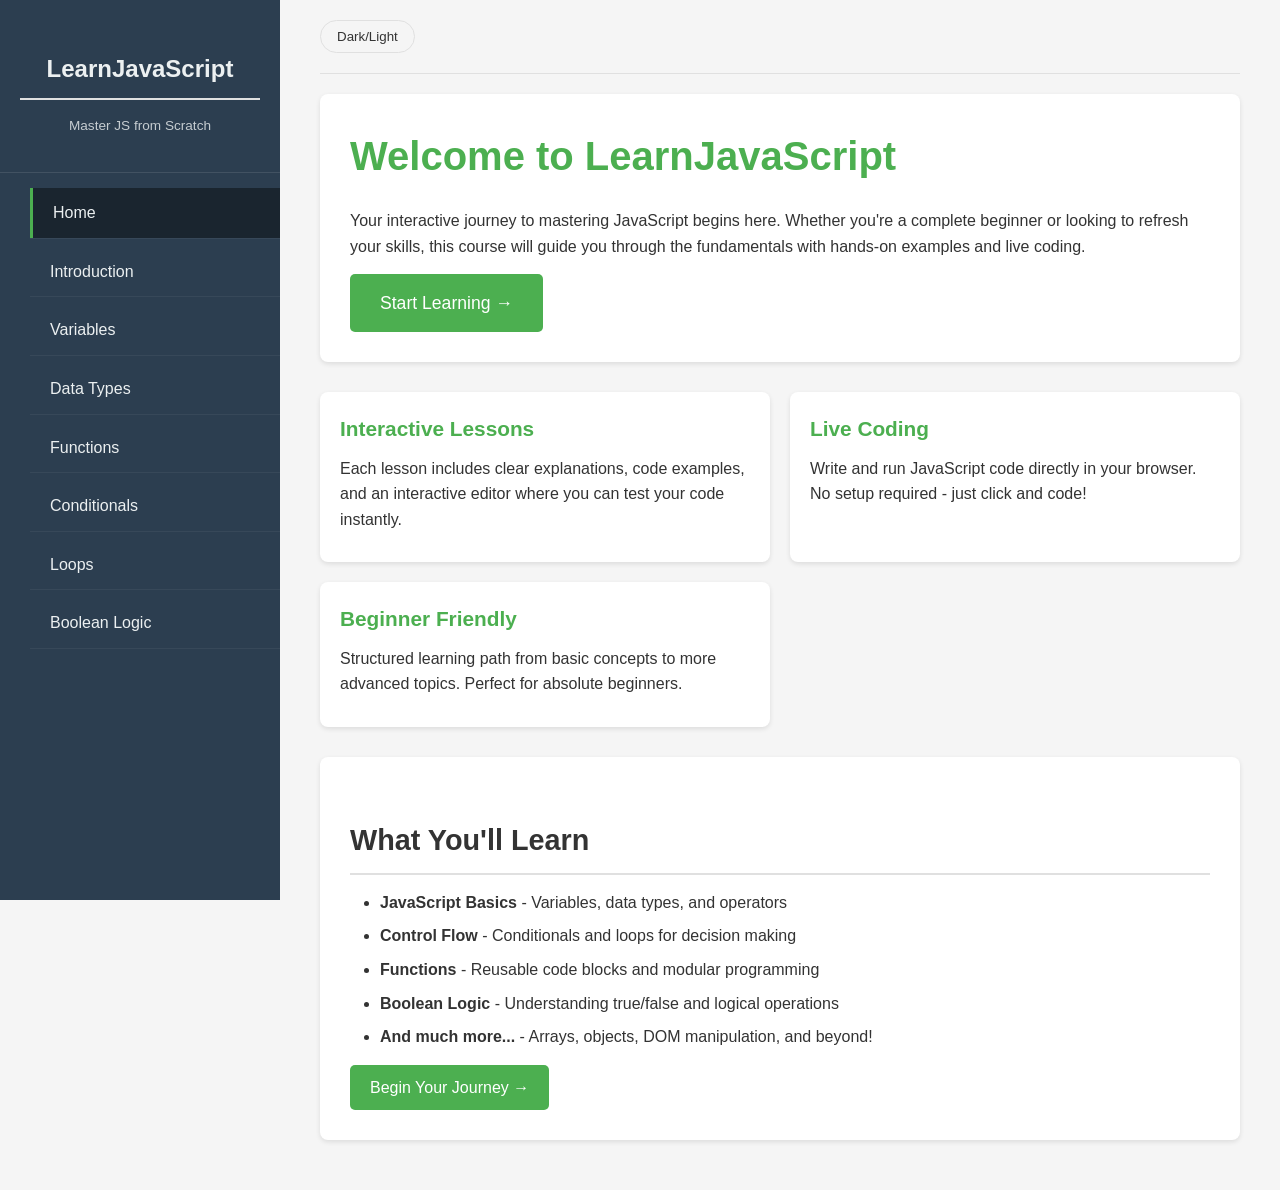
<file: jslearner/Main Menu/index.html>
<!DOCTYPE html>
<html lang="en">
<head>
    <meta charset="UTF-8">
    <meta name="viewport" content="width=device-width, initial-scale=1.0">
    <title>LearnJavaScript - Master JavaScript from Scratch</title>
    <link rel="stylesheet" href="styles.css">
</head>
<body>
    <div class="container">
        <!-- Sidebar Navigation -->
        <aside class="sidebar">
            <div class="sidebar-header">
                <h2>LearnJavaScript</h2>
                <p>Master JS from Scratch</p>
            </div>
            <ul class="nav-links">
                <li><a href="index.html" class="active">Home</a></li>
                <li><a href="intro.html">Introduction</a></li>
                <li><a href="variables.html">Variables</a></li>
                <li><a href="datatypes.html">Data Types</a></li>
                <li><a href="functions.html">Functions</a></li>
                <li><a href="conditionals.html">Conditionals</a></li>
                <li><a href="loops.html">Loops</a></li>
                <li><a href="booleans.html">Boolean Logic</a></li>
            </ul>
        </aside>

        <!-- Main Content -->
        <main class="main-content">
            <div class="top-bar">
                <button class="mobile-menu-btn" id="mobileMenuBtn">☰</button>
                <button class="theme-toggle" id="themeToggle">Dark/Light</button>
            </div>

            <!-- Hero Section -->
            <div class="content-card">
                <h1>Welcome to LearnJavaScript</h1>
                <p>Your interactive journey to mastering JavaScript begins here. Whether you're a complete beginner or looking to refresh your skills, this course will guide you through the fundamentals with hands-on examples and live coding.</p>
                <a href="intro.html" class="btn btn-large">Start Learning →</a>
            </div>

            <!-- Course Highlights -->
            <div class="course-grid">
                <div class="course-card">
                    <h3>Interactive Lessons</h3>
                    <p>Each lesson includes clear explanations, code examples, and an interactive editor where you can test your code instantly.</p>
                </div>
                <div class="course-card">
                    <h3>Live Coding</h3>
                    <p>Write and run JavaScript code directly in your browser. No setup required - just click and code!</p>
                </div>
                <div class="course-card">
                    <h3>Beginner Friendly</h3>
                    <p>Structured learning path from basic concepts to more advanced topics. Perfect for absolute beginners.</p>
                </div>
            </div>

            <!-- Course Outline -->
            <div class="content-card">
                <h2>What You'll Learn</h2>
                <ul>
                    <li><strong>JavaScript Basics</strong> - Variables, data types, and operators</li>
                    <li><strong>Control Flow</strong> - Conditionals and loops for decision making</li>
                    <li><strong>Functions</strong> - Reusable code blocks and modular programming</li>
                    <li><strong>Boolean Logic</strong> - Understanding true/false and logical operations</li>
                    <li><strong>And much more...</strong> - Arrays, objects, DOM manipulation, and beyond!</li>
                </ul>
                <a href="intro.html" class="btn">Begin Your Journey →</a>
            </div>
        </main>
    </div>

    <script src="script.js"></script>
</body>
</html>
</file>
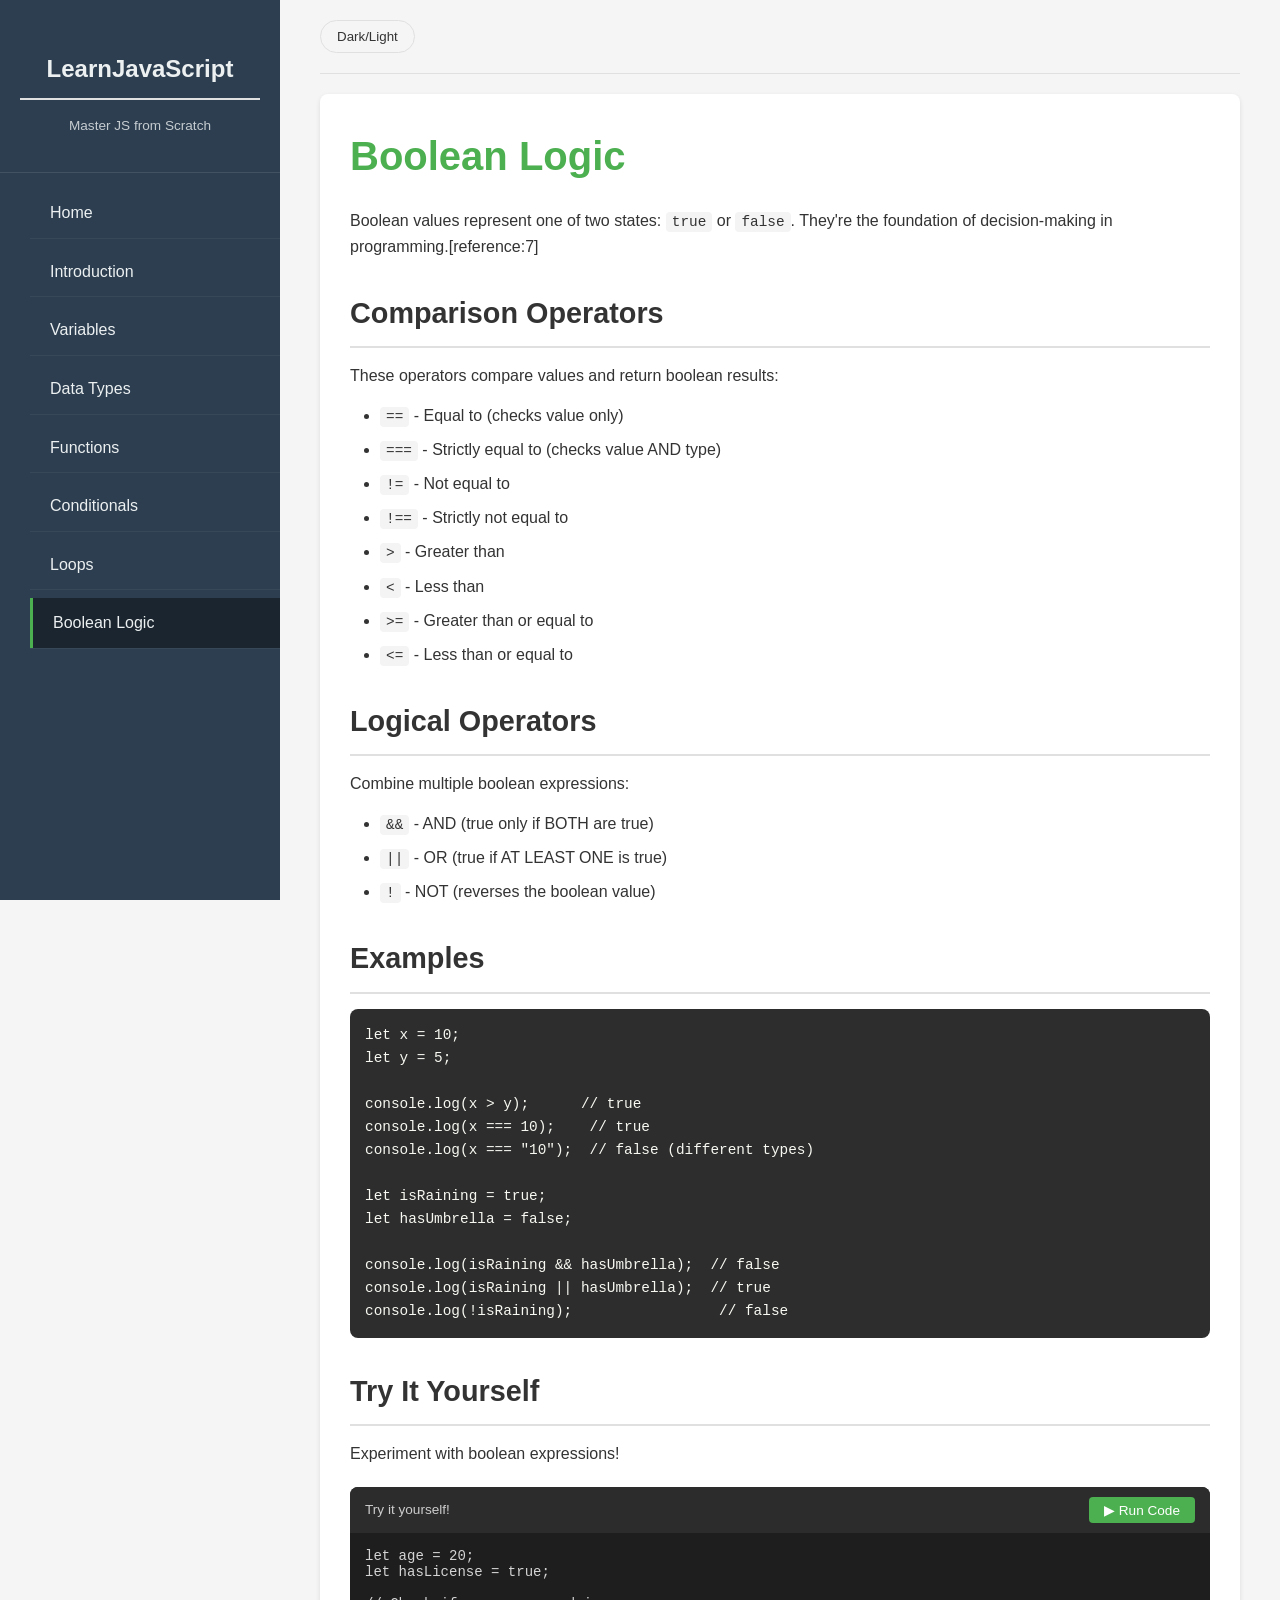
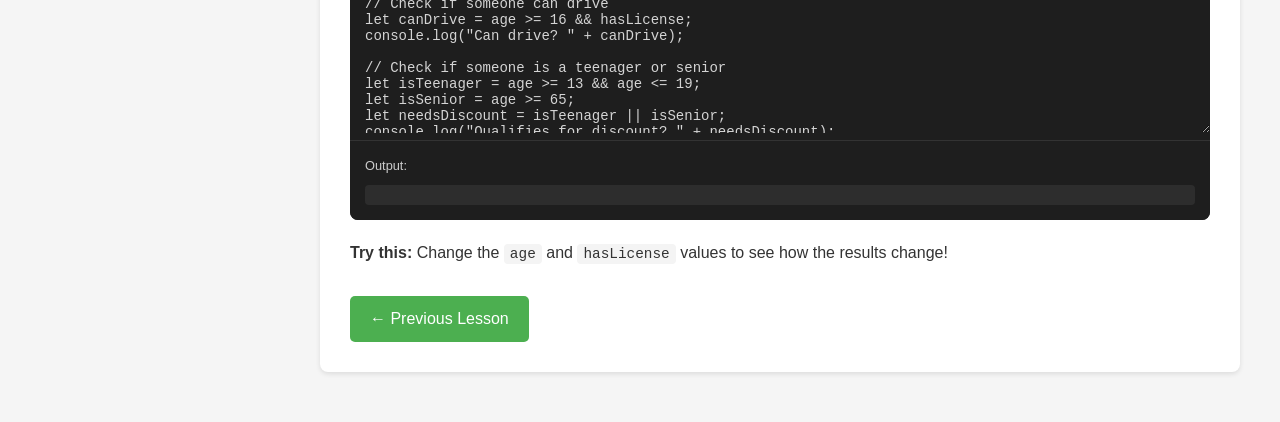
<file: jslearner/Main Menu/booleans.html>
<!DOCTYPE html>
<html lang="en">
<head>
    <meta charset="UTF-8">
    <meta name="viewport" content="width=device-width, initial-scale=1.0">
    <title>Boolean Logic - LearnJavaScript</title>
    <link rel="stylesheet" href="styles.css">
</head>
<body>
    <div class="container">
        <aside class="sidebar">
            <div class="sidebar-header">
                <h2>LearnJavaScript</h2>
                <p>Master JS from Scratch</p>
            </div>
            <ul class="nav-links">
                <li><a href="index.html" class="active">Home</a></li>
                <li><a href="intro.html">Introduction</a></li>
                <li><a href="variables.html">Variables</a></li>
                <li><a href="datatypes.html">Data Types</a></li>
                <li><a href="functions.html">Functions</a></li>
                <li><a href="conditionals.html">Conditionals</a></li>
                <li><a href="loops.html">Loops</a></li>
                <li><a href="booleans.html">Boolean Logic</a></li>
            </ul>
        </aside>

        <main class="main-content">
            <div class="top-bar">
                <button class="mobile-menu-btn" id="mobileMenuBtn">☰</button>
                <button class="theme-toggle" id="themeToggle">Dark/Light</button>
            </div>

            <div class="content-card">
                <h1>Boolean Logic</h1>
                <p>Boolean values represent one of two states: <code class="inline-code">true</code> or <code class="inline-code">false</code>. They're the foundation of decision-making in programming.[reference:7]</p>

                <h2>Comparison Operators</h2>
                <p>These operators compare values and return boolean results:</p>
                <ul>
                    <li><code class="inline-code">==</code> - Equal to (checks value only)</li>
                    <li><code class="inline-code">===</code> - Strictly equal to (checks value AND type)</li>
                    <li><code class="inline-code">!=</code> - Not equal to</li>
                    <li><code class="inline-code">!==</code> - Strictly not equal to</li>
                    <li><code class="inline-code">&gt;</code> - Greater than</li>
                    <li><code class="inline-code">&lt;</code> - Less than</li>
                    <li><code class="inline-code">&gt;=</code> - Greater than or equal to</li>
                    <li><code class="inline-code">&lt;=</code> - Less than or equal to</li>
                </ul>

                <h2>Logical Operators</h2>
                <p>Combine multiple boolean expressions:</p>
                <ul>
                    <li><code class="inline-code">&&</code> - AND (true only if BOTH are true)</li>
                    <li><code class="inline-code">||</code> - OR (true if AT LEAST ONE is true)</li>
                    <li><code class="inline-code">!</code> - NOT (reverses the boolean value)</li>
                </ul>

                <h2>Examples</h2>
                <pre><code>let x = 10;
let y = 5;

console.log(x > y);      // true
console.log(x === 10);    // true
console.log(x === "10");  // false (different types)

let isRaining = true;
let hasUmbrella = false;

console.log(isRaining && hasUmbrella);  // false
console.log(isRaining || hasUmbrella);  // true
console.log(!isRaining);                 // false</code></pre>

                <h2>Try It Yourself</h2>
                <p>Experiment with boolean expressions!</p>

                <div class="editor-container">
                    <div class="editor-header">
                        <span>Try it yourself!</span>
                        <button class="run-btn" onclick="runCode('editor1', 'output1')">▶ Run Code</button>
                    </div>
                    <textarea id="editor1" class="editor-textarea" placeholder="Write JavaScript code here...">let age = 20;
let hasLicense = true;

// Check if someone can drive
let canDrive = age >= 16 && hasLicense;
console.log("Can drive? " + canDrive);

// Check if someone is a teenager or senior
let isTeenager = age >= 13 && age <= 19;
let isSenior = age >= 65;
let needsDiscount = isTeenager || isSenior;
console.log("Qualifies for discount? " + needsDiscount);

// Check if age is NOT between 18 and 65
let isNotWorkingAge = !(age >= 18 && age <= 65);
console.log("Not of working age? " + isNotWorkingAge);</textarea>
                    <div class="output-area">
                        <div class="output-label">Output:</div>
                        <div id="output1" class="output-content"></div>
                    </div>
                </div>

                <p><strong>Try this:</strong> Change the <code class="inline-code">age</code> and <code class="inline-code">hasLicense</code> values to see how the results change!</p>

                <div style="margin-top: 30px;">
                    <a href="loops.html" class="btn">← Previous Lesson</a>
                </div>
            </div>
        </main>
    </div>

    <script src="script.js"></script>
</body>
</html>
</file>
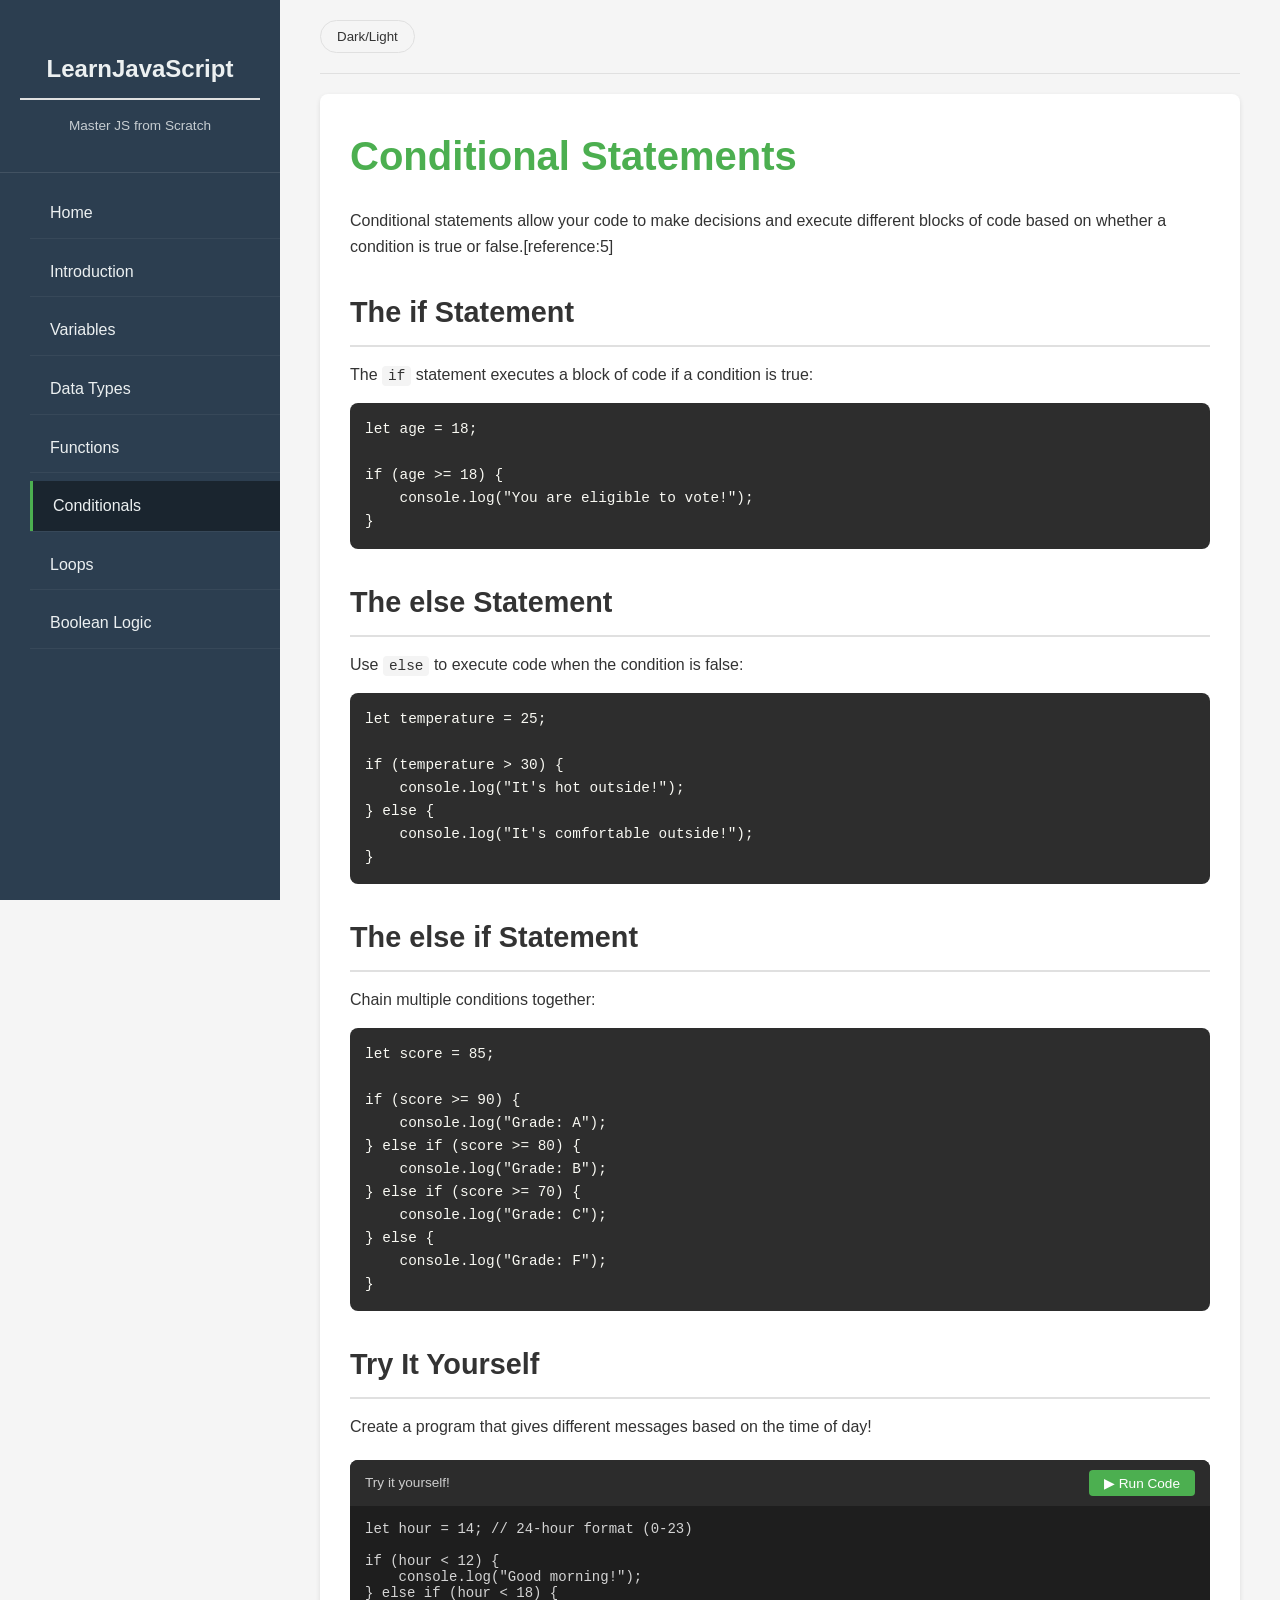
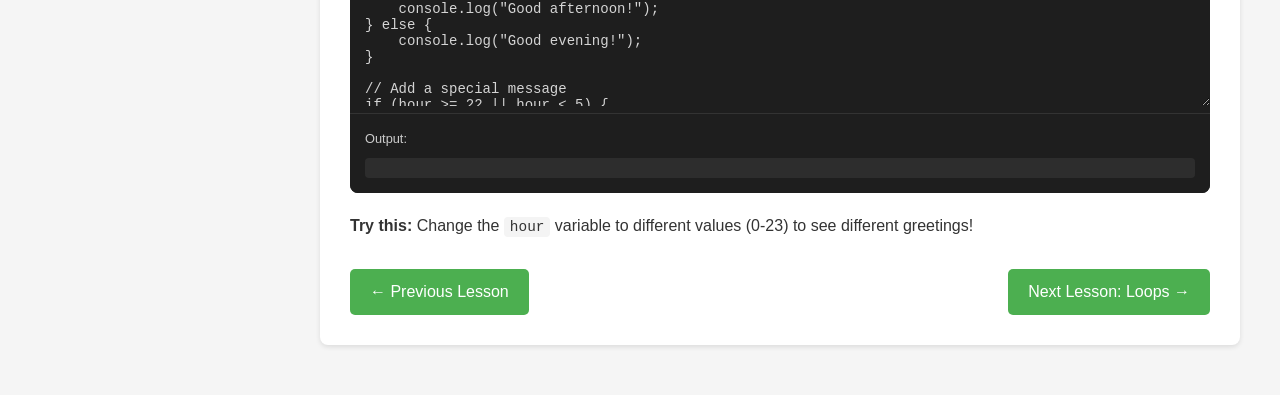
<file: jslearner/Main Menu/conditionals.html>
<!DOCTYPE html>
<html lang="en">
<head>
    <meta charset="UTF-8">
    <meta name="viewport" content="width=device-width, initial-scale=1.0">
    <title>Conditionals - LearnJavaScript</title>
    <link rel="stylesheet" href="styles.css">
</head>
<body>
    <div class="container">
        <aside class="sidebar">
            <div class="sidebar-header">
                <h2>LearnJavaScript</h2>
                <p>Master JS from Scratch</p>
            </div>
            <ul class="nav-links">
                <li><a href="index.html" class="active">Home</a></li>
                <li><a href="intro.html">Introduction</a></li>
                <li><a href="variables.html">Variables</a></li>
                <li><a href="datatypes.html">Data Types</a></li>
                <li><a href="functions.html">Functions</a></li>
                <li><a href="conditionals.html">Conditionals</a></li>
                <li><a href="loops.html">Loops</a></li>
                <li><a href="booleans.html">Boolean Logic</a></li>
            </ul>
        </aside>

        <main class="main-content">
            <div class="top-bar">
                <button class="mobile-menu-btn" id="mobileMenuBtn">☰</button>
                <button class="theme-toggle" id="themeToggle">Dark/Light</button>
            </div>

            <div class="content-card">
                <h1>Conditional Statements</h1>
                <p>Conditional statements allow your code to make decisions and execute different blocks of code based on whether a condition is true or false.[reference:5]</p>

                <h2>The if Statement</h2>
                <p>The <code class="inline-code">if</code> statement executes a block of code if a condition is true:</p>
                <pre><code>let age = 18;

if (age >= 18) {
    console.log("You are eligible to vote!");
}</code></pre>

                <h2>The else Statement</h2>
                <p>Use <code class="inline-code">else</code> to execute code when the condition is false:</p>
                <pre><code>let temperature = 25;

if (temperature > 30) {
    console.log("It's hot outside!");
} else {
    console.log("It's comfortable outside!");
}</code></pre>

                <h2>The else if Statement</h2>
                <p>Chain multiple conditions together:</p>
                <pre><code>let score = 85;

if (score >= 90) {
    console.log("Grade: A");
} else if (score >= 80) {
    console.log("Grade: B");
} else if (score >= 70) {
    console.log("Grade: C");
} else {
    console.log("Grade: F");
}</code></pre>

                <h2>Try It Yourself</h2>
                <p>Create a program that gives different messages based on the time of day!</p>

                <div class="editor-container">
                    <div class="editor-header">
                        <span>Try it yourself!</span>
                        <button class="run-btn" onclick="runCode('editor1', 'output1')">▶ Run Code</button>
                    </div>
                    <textarea id="editor1" class="editor-textarea" placeholder="Write JavaScript code here...">let hour = 14; // 24-hour format (0-23)

if (hour < 12) {
    console.log("Good morning!");
} else if (hour < 18) {
    console.log("Good afternoon!");
} else {
    console.log("Good evening!");
}

// Add a special message
if (hour >= 22 || hour < 5) {
    console.log("You should be sleeping!");
}</textarea>
                    <div class="output-area">
                        <div class="output-label">Output:</div>
                        <div id="output1" class="output-content"></div>
                    </div>
                </div>

                <p><strong>Try this:</strong> Change the <code class="inline-code">hour</code> variable to different values (0-23) to see different greetings!</p>

                <div style="margin-top: 30px; display: flex; justify-content: space-between;">
                    <a href="functions.html" class="btn">← Previous Lesson</a>
                    <a href="loops.html" class="btn">Next Lesson: Loops →</a>
                </div>
            </div>
        </main>
    </div>

    <script src="script.js"></script>
</body>
</html>
</file>
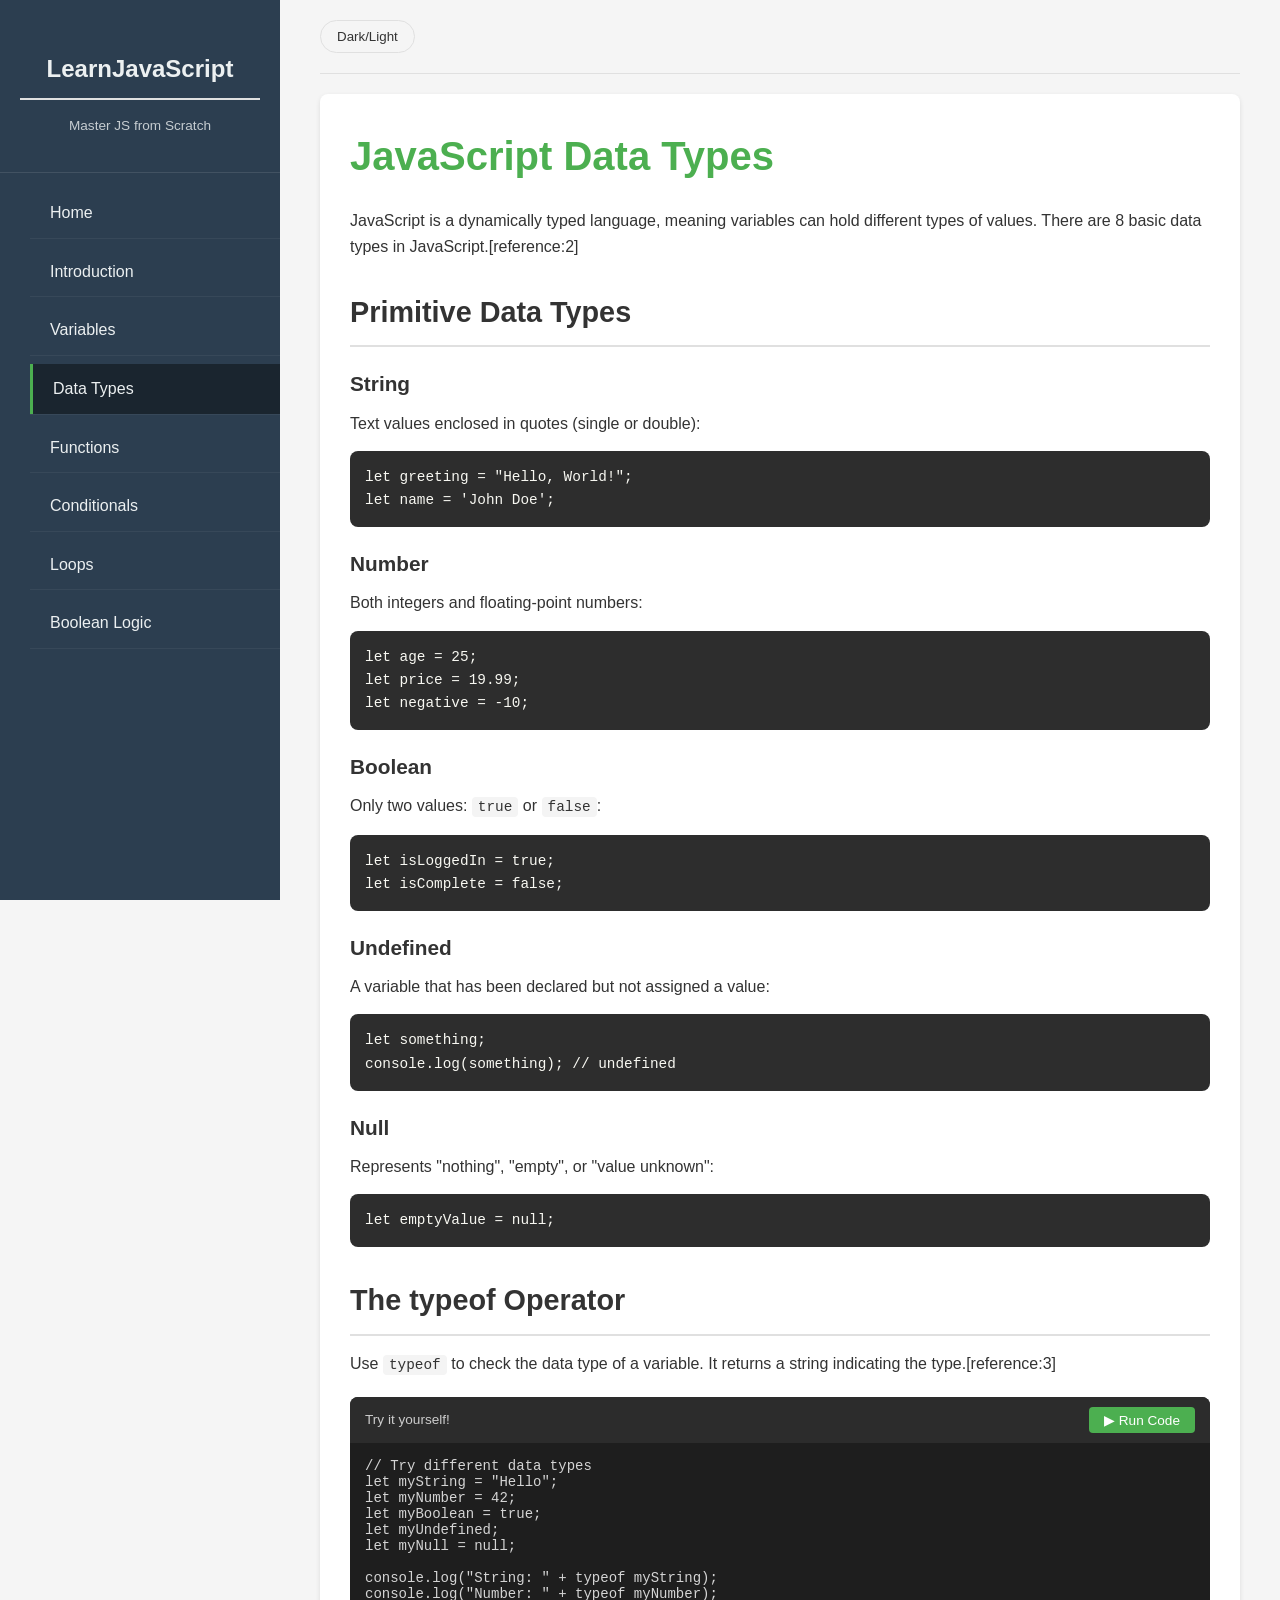
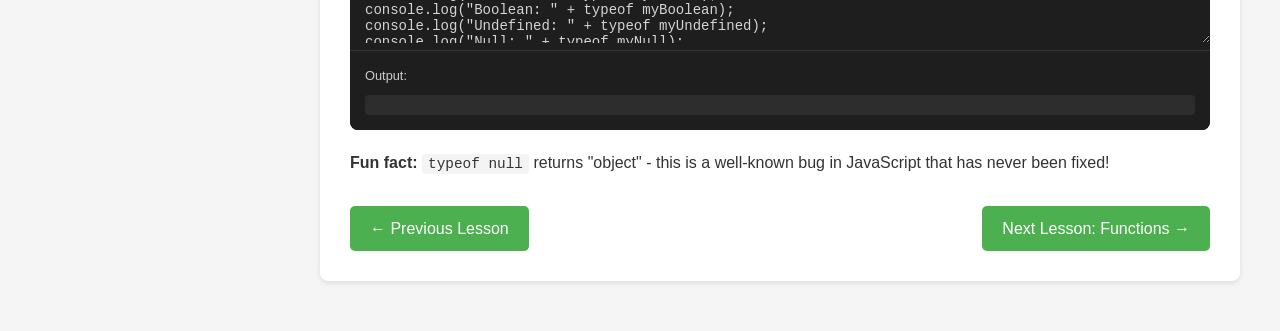
<file: jslearner/Main Menu/datatypes.html>
<!DOCTYPE html>
<html lang="en">
<head>
    <meta charset="UTF-8">
    <meta name="viewport" content="width=device-width, initial-scale=1.0">
    <title>Data Types - LearnJavaScript</title>
    <link rel="stylesheet" href="styles.css">
</head>
<body>
    <div class="container">
        <aside class="sidebar">
            <div class="sidebar-header">
                <h2>LearnJavaScript</h2>
                <p>Master JS from Scratch</p>
            </div>
            <ul class="nav-links">
                <li><a href="index.html" class="active">Home</a></li>
                <li><a href="intro.html">Introduction</a></li>
                <li><a href="variables.html">Variables</a></li>
                <li><a href="datatypes.html">Data Types</a></li>
                <li><a href="functions.html">Functions</a></li>
                <li><a href="conditionals.html">Conditionals</a></li>
                <li><a href="loops.html">Loops</a></li>
                <li><a href="booleans.html">Boolean Logic</a></li>
            </ul>
        </aside>

        <main class="main-content">
            <div class="top-bar">
                <button class="mobile-menu-btn" id="mobileMenuBtn">☰</button>
                <button class="theme-toggle" id="themeToggle">Dark/Light</button>
            </div>

            <div class="content-card">
                <h1>JavaScript Data Types</h1>
                <p>JavaScript is a dynamically typed language, meaning variables can hold different types of values. There are 8 basic data types in JavaScript.[reference:2]</p>

                <h2>Primitive Data Types</h2>

                <h3>String</h3>
                <p>Text values enclosed in quotes (single or double):</p>
                <pre><code>let greeting = "Hello, World!";
let name = 'John Doe';</code></pre>

                <h3>Number</h3>
                <p>Both integers and floating-point numbers:</p>
                <pre><code>let age = 25;
let price = 19.99;
let negative = -10;</code></pre>

                <h3>Boolean</h3>
                <p>Only two values: <code class="inline-code">true</code> or <code class="inline-code">false</code>:</p>
                <pre><code>let isLoggedIn = true;
let isComplete = false;</code></pre>

                <h3>Undefined</h3>
                <p>A variable that has been declared but not assigned a value:</p>
                <pre><code>let something;
console.log(something); // undefined</code></pre>

                <h3>Null</h3>
                <p>Represents "nothing", "empty", or "value unknown":</p>
                <pre><code>let emptyValue = null;</code></pre>

                <h2>The typeof Operator</h2>
                <p>Use <code class="inline-code">typeof</code> to check the data type of a variable. It returns a string indicating the type.[reference:3]</p>

                <div class="editor-container">
                    <div class="editor-header">
                        <span>Try it yourself!</span>
                        <button class="run-btn" onclick="runCode('editor1', 'output1')">▶ Run Code</button>
                    </div>
                    <textarea id="editor1" class="editor-textarea" placeholder="Write JavaScript code here...">// Try different data types
let myString = "Hello";
let myNumber = 42;
let myBoolean = true;
let myUndefined;
let myNull = null;

console.log("String: " + typeof myString);
console.log("Number: " + typeof myNumber);
console.log("Boolean: " + typeof myBoolean);
console.log("Undefined: " + typeof myUndefined);
console.log("Null: " + typeof myNull);</textarea>
                    <div class="output-area">
                        <div class="output-label">Output:</div>
                        <div id="output1" class="output-content"></div>
                    </div>
                </div>

                <p><strong>Fun fact:</strong> <code class="inline-code">typeof null</code> returns "object" - this is a well-known bug in JavaScript that has never been fixed!</p>

                <div style="margin-top: 30px; display: flex; justify-content: space-between;">
                    <a href="variables.html" class="btn">← Previous Lesson</a>
                    <a href="functions.html" class="btn">Next Lesson: Functions →</a>
                </div>
            </div>
        </main>
    </div>

    <script src="script.js"></script>
</body>
</html>
</file>
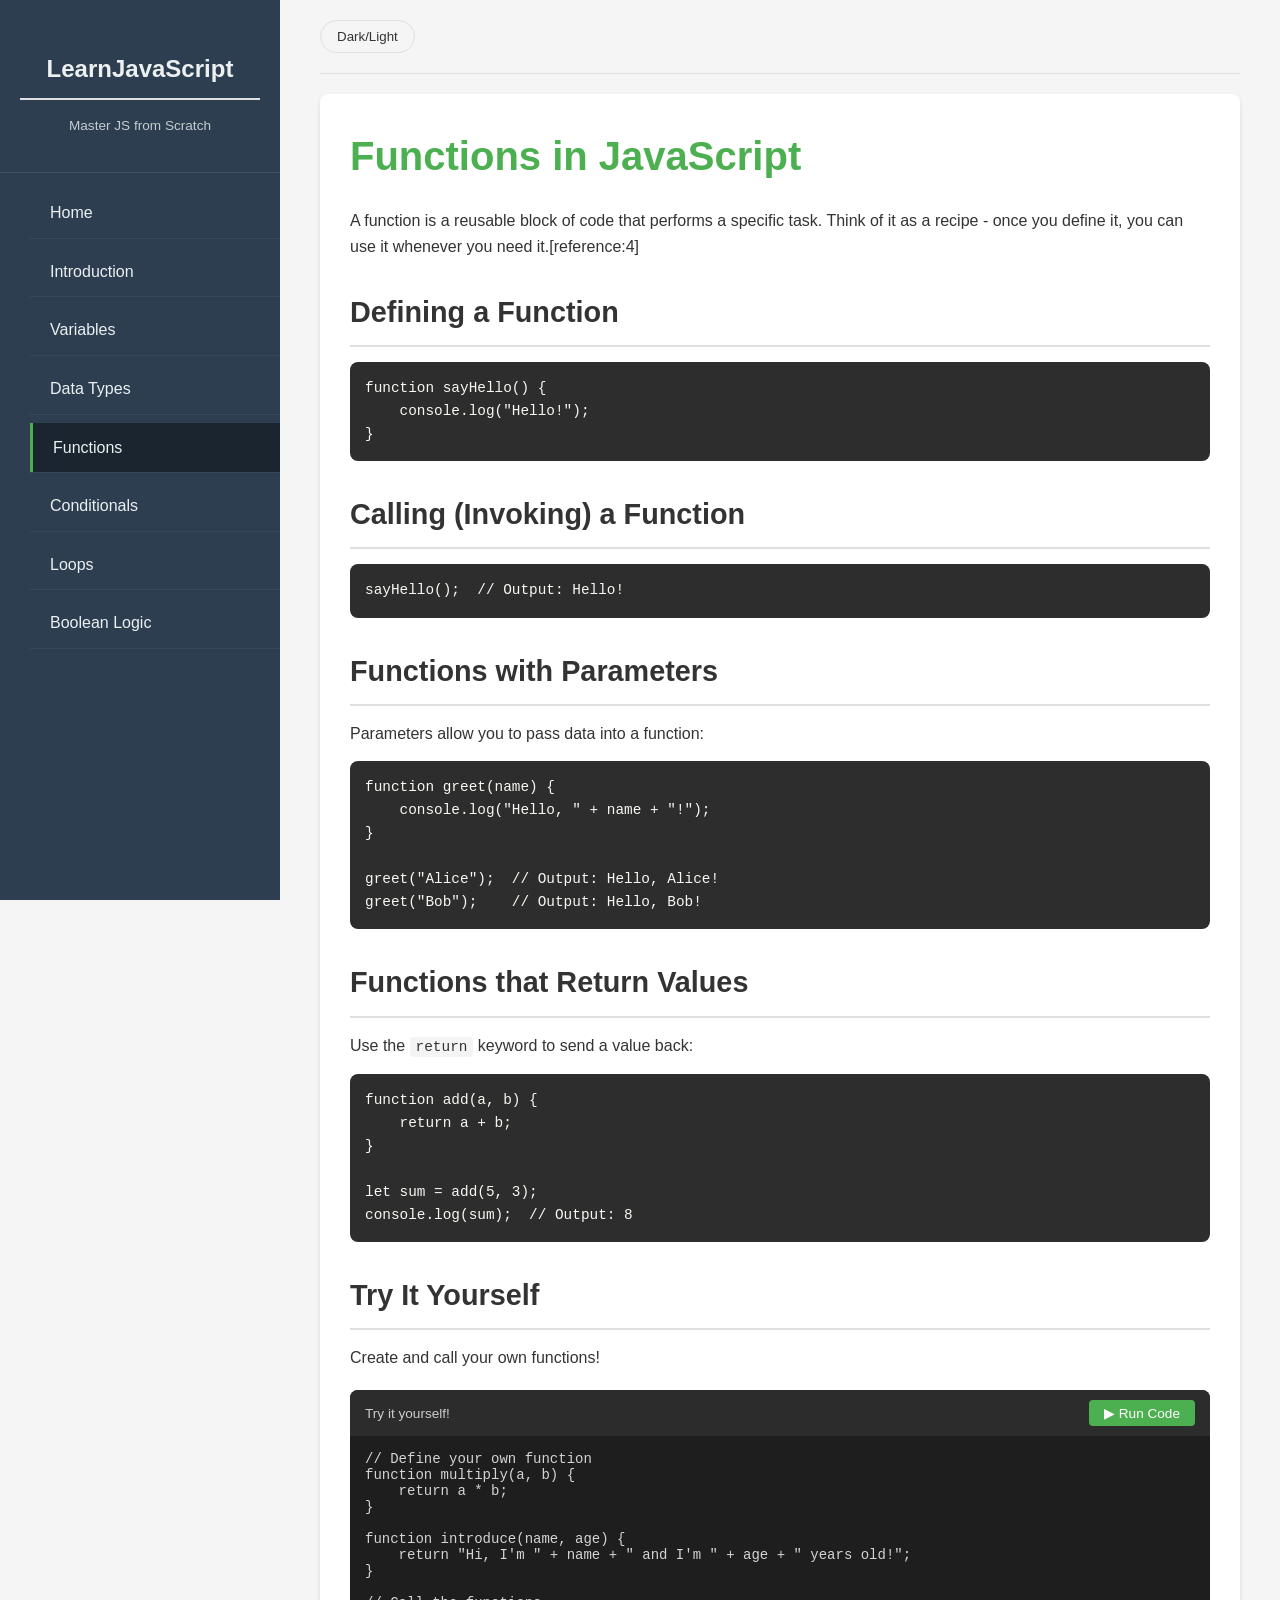
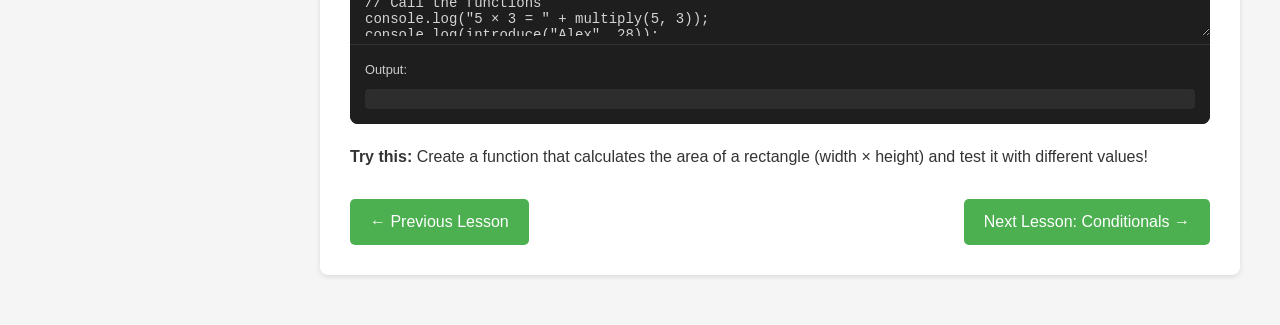
<file: jslearner/Main Menu/functions.html>
<!DOCTYPE html>
<html lang="en">
<head>
    <meta charset="UTF-8">
    <meta name="viewport" content="width=device-width, initial-scale=1.0">
    <title>Functions - LearnJavaScript</title>
    <link rel="stylesheet" href="styles.css">
</head>
<body>
    <div class="container">
        <aside class="sidebar">
            <div class="sidebar-header">
                <h2>LearnJavaScript</h2>
                <p>Master JS from Scratch</p>
            </div>
            <ul class="nav-links">
                <li><a href="index.html" class="active">Home</a></li>
                <li><a href="intro.html">Introduction</a></li>
                <li><a href="variables.html">Variables</a></li>
                <li><a href="datatypes.html">Data Types</a></li>
                <li><a href="functions.html">Functions</a></li>
                <li><a href="conditionals.html">Conditionals</a></li>
                <li><a href="loops.html">Loops</a></li>
                <li><a href="booleans.html">Boolean Logic</a></li>
            </ul>
        </aside>

        <main class="main-content">
            <div class="top-bar">
                <button class="mobile-menu-btn" id="mobileMenuBtn">☰</button>
                <button class="theme-toggle" id="themeToggle">Dark/Light</button>
            </div>

            <div class="content-card">
                <h1>Functions in JavaScript</h1>
                <p>A function is a reusable block of code that performs a specific task. Think of it as a recipe - once you define it, you can use it whenever you need it.[reference:4]</p>

                <h2>Defining a Function</h2>
                <pre><code>function sayHello() {
    console.log("Hello!");
}</code></pre>

                <h2>Calling (Invoking) a Function</h2>
                <pre><code>sayHello();  // Output: Hello!</code></pre>

                <h2>Functions with Parameters</h2>
                <p>Parameters allow you to pass data into a function:</p>
                <pre><code>function greet(name) {
    console.log("Hello, " + name + "!");
}

greet("Alice");  // Output: Hello, Alice!
greet("Bob");    // Output: Hello, Bob!</code></pre>

                <h2>Functions that Return Values</h2>
                <p>Use the <code class="inline-code">return</code> keyword to send a value back:</p>
                <pre><code>function add(a, b) {
    return a + b;
}

let sum = add(5, 3);
console.log(sum);  // Output: 8</code></pre>

                <h2>Try It Yourself</h2>
                <p>Create and call your own functions!</p>

                <div class="editor-container">
                    <div class="editor-header">
                        <span>Try it yourself!</span>
                        <button class="run-btn" onclick="runCode('editor1', 'output1')">▶ Run Code</button>
                    </div>
                    <textarea id="editor1" class="editor-textarea" placeholder="Write JavaScript code here...">// Define your own function
function multiply(a, b) {
    return a * b;
}

function introduce(name, age) {
    return "Hi, I'm " + name + " and I'm " + age + " years old!";
}

// Call the functions
console.log("5 × 3 = " + multiply(5, 3));
console.log(introduce("Alex", 28));</textarea>
                    <div class="output-area">
                        <div class="output-label">Output:</div>
                        <div id="output1" class="output-content"></div>
                    </div>
                </div>

                <p><strong>Try this:</strong> Create a function that calculates the area of a rectangle (width × height) and test it with different values!</p>

                <div style="margin-top: 30px; display: flex; justify-content: space-between;">
                    <a href="datatypes.html" class="btn">← Previous Lesson</a>
                    <a href="conditionals.html" class="btn">Next Lesson: Conditionals →</a>
                </div>
            </div>
        </main>
    </div>

    <script src="script.js"></script>
</body>
</html>
</file>
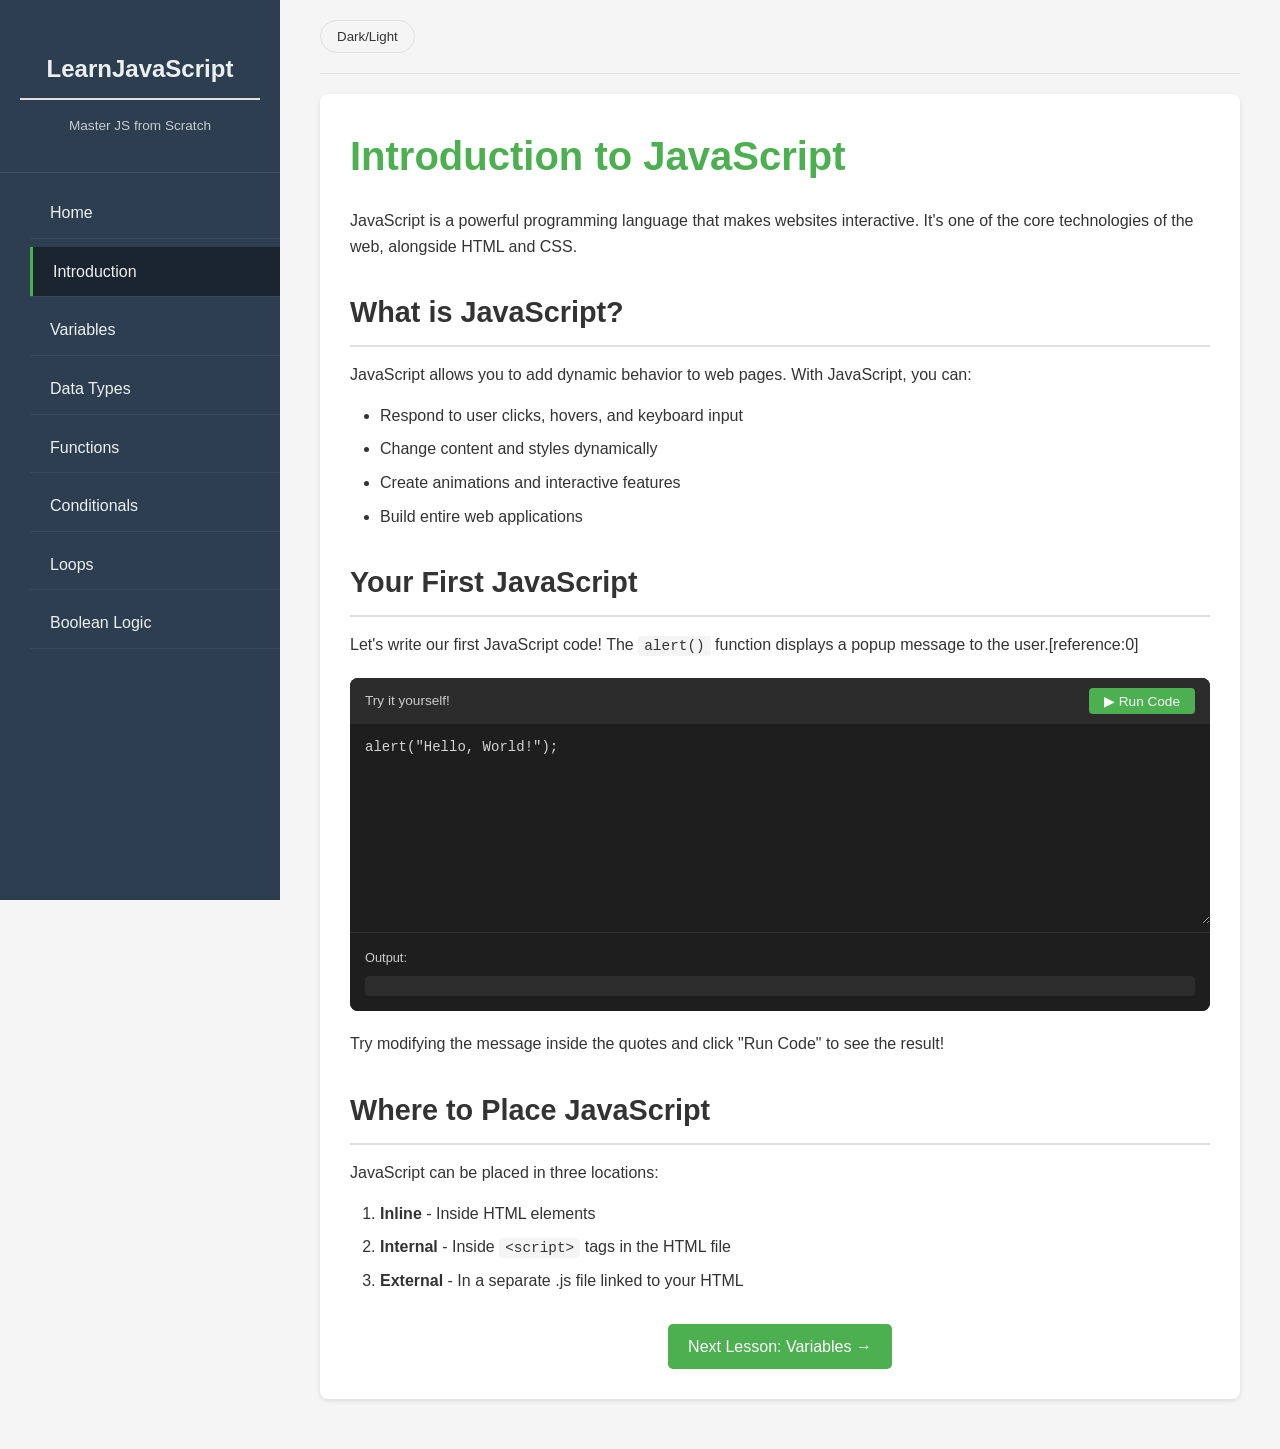
<file: jslearner/Main Menu/intro.html>
<!DOCTYPE html>
<html lang="en">
<head>
    <meta charset="UTF-8">
    <meta name="viewport" content="width=device-width, initial-scale=1.0">
    <title>Introduction to JavaScript - LearnJavaScript</title>
    <link rel="stylesheet" href="styles.css">
</head>
<body>
    <div class="container">
        <aside class="sidebar">
            <div class="sidebar-header">
                <h2>LearnJavaScript</h2>
                <p>Master JS from Scratch</p>
            </div>
            <ul class="nav-links">
                <li><a href="index.html" class="active">Home</a></li>
                <li><a href="intro.html">Introduction</a></li>
                <li><a href="variables.html">Variables</a></li>
                <li><a href="datatypes.html">Data Types</a></li>
                <li><a href="functions.html">Functions</a></li>
                <li><a href="conditionals.html">Conditionals</a></li>
                <li><a href="loops.html">Loops</a></li>
                <li><a href="booleans.html">Boolean Logic</a></li>
            </ul>
        </aside>

        <main class="main-content">
            <div class="top-bar">
                <button class="mobile-menu-btn" id="mobileMenuBtn">☰</button>
                <button class="theme-toggle" id="themeToggle">Dark/Light</button>
            </div>

            <div class="content-card">
                <h1>Introduction to JavaScript</h1>
                <p>JavaScript is a powerful programming language that makes websites interactive. It's one of the core technologies of the web, alongside HTML and CSS.</p>

                <h2>What is JavaScript?</h2>
                <p>JavaScript allows you to add dynamic behavior to web pages. With JavaScript, you can:</p>
                <ul>
                    <li>Respond to user clicks, hovers, and keyboard input</li>
                    <li>Change content and styles dynamically</li>
                    <li>Create animations and interactive features</li>
                    <li>Build entire web applications</li>
                </ul>

                <h2>Your First JavaScript</h2>
                <p>Let's write our first JavaScript code! The <code class="inline-code">alert()</code> function displays a popup message to the user.[reference:0]</p>

                <div class="editor-container">
                    <div class="editor-header">
                        <span>Try it yourself!</span>
                        <button class="run-btn" onclick="runCode('editor1', 'output1')">▶ Run Code</button>
                    </div>
                    <textarea id="editor1" class="editor-textarea" placeholder="Write JavaScript code here...">alert("Hello, World!");</textarea>
                    <div class="output-area">
                        <div class="output-label">Output:</div>
                        <div id="output1" class="output-content"></div>
                    </div>
                </div>

                <p>Try modifying the message inside the quotes and click "Run Code" to see the result!</p>

                <h2>Where to Place JavaScript</h2>
                <p>JavaScript can be placed in three locations:</p>
                <ol>
                    <li><strong>Inline</strong> - Inside HTML elements</li>
                    <li><strong>Internal</strong> - Inside <code class="inline-code">&lt;script&gt;</code> tags in the HTML file</li>
                    <li><strong>External</strong> - In a separate .js file linked to your HTML</li>
                </ol>

                <div style="margin-top: 30px; text-align: center;">
                    <a href="variables.html" class="btn">Next Lesson: Variables →</a>
                </div>
            </div>
        </main>
    </div>

    <script src="script.js"></script>
</body>
</html>
</file>
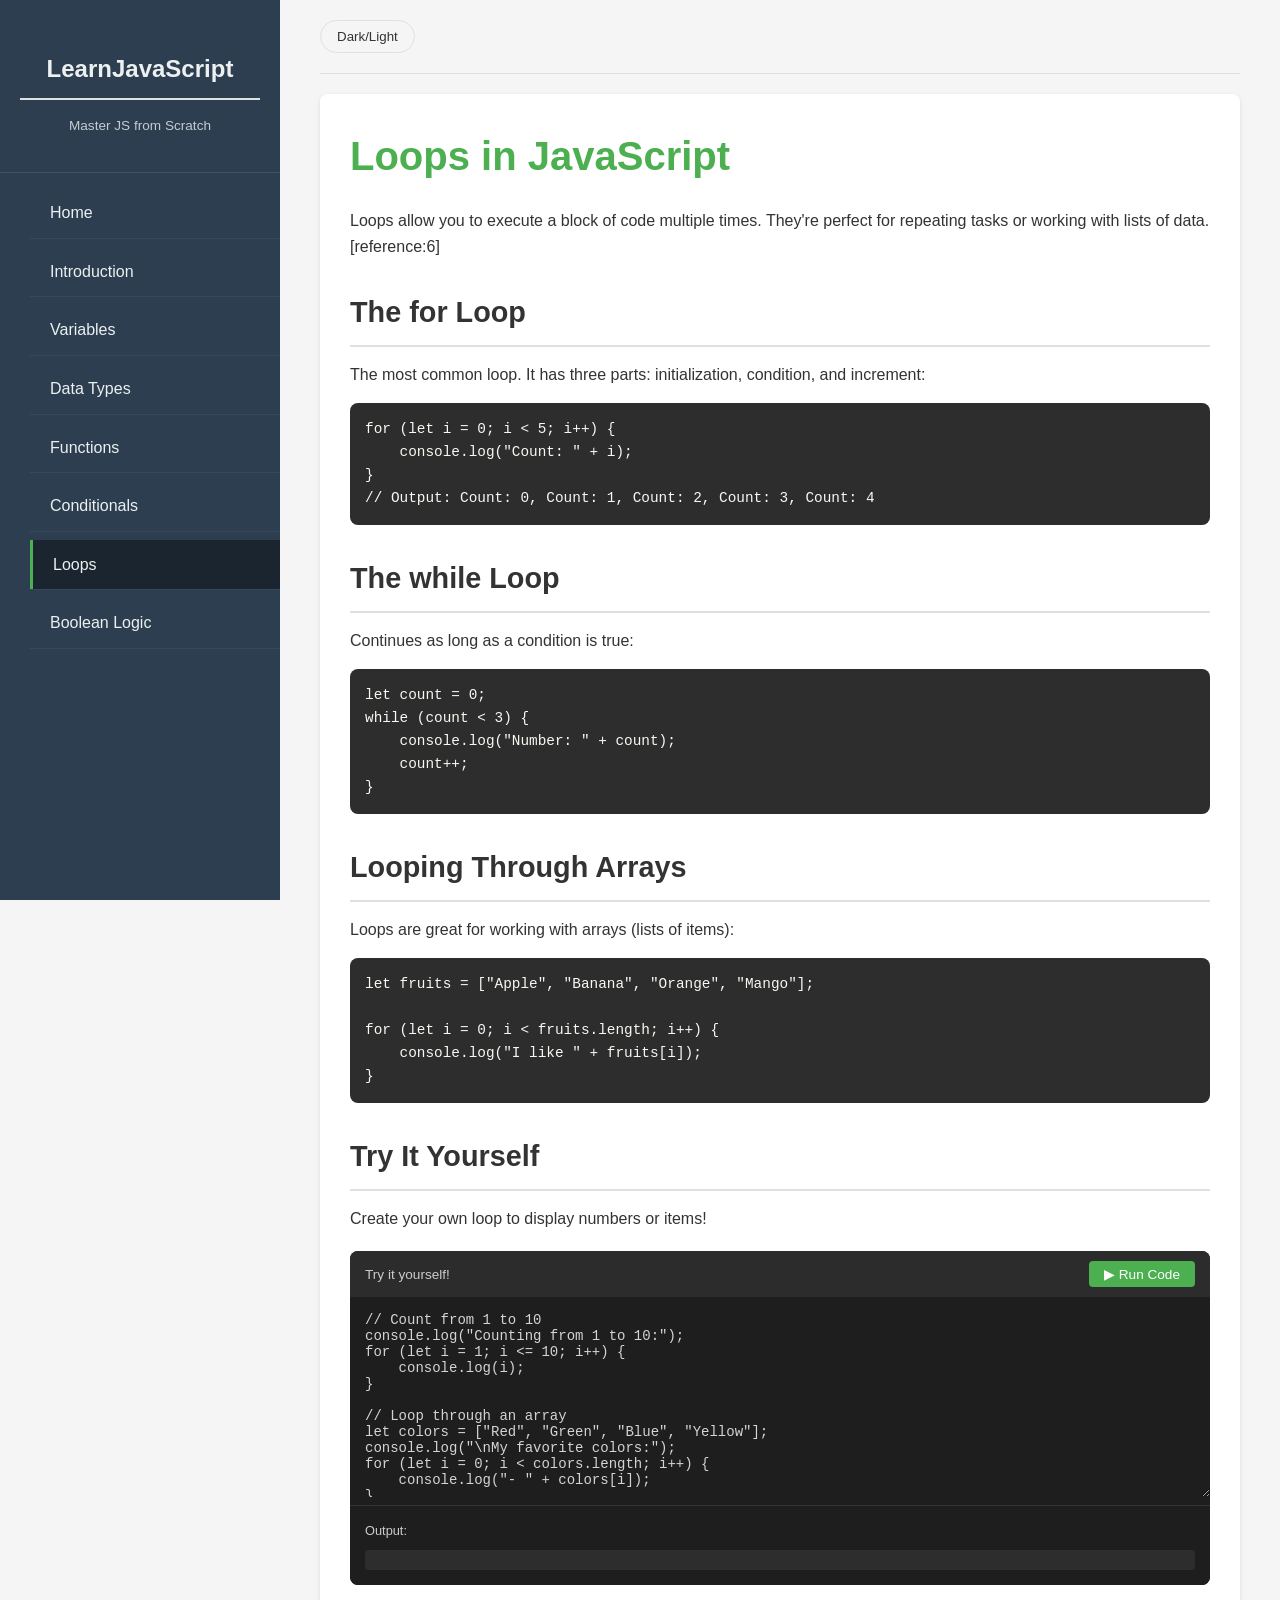
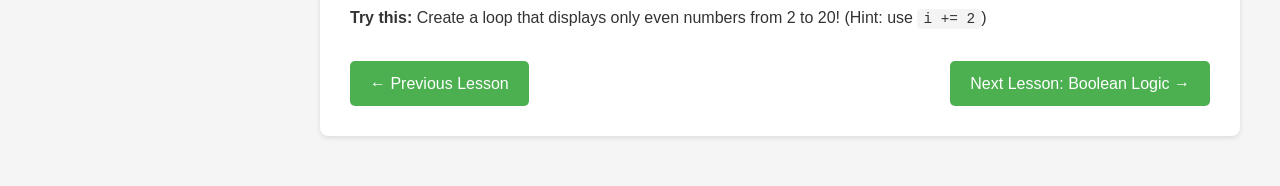
<file: jslearner/Main Menu/loops.html>
<!DOCTYPE html>
<html lang="en">
<head>
    <meta charset="UTF-8">
    <meta name="viewport" content="width=device-width, initial-scale=1.0">
    <title>Loops - LearnJavaScript</title>
    <link rel="stylesheet" href="styles.css">
</head>
<body>
    <div class="container">
        <aside class="sidebar">
            <div class="sidebar-header">
                <h2>LearnJavaScript</h2>
                <p>Master JS from Scratch</p>
            </div>
            <ul class="nav-links">
                <li><a href="index.html">Home</a></li>
                <li><a href="intro.html">Introduction</a></li>
                <li><a href="variables.html">Variables</a></li>
                <li><a href="datatypes.html">Data Types</a></li>
                <li><a href="functions.html">Functions</a></li>
                <li><a href="conditionals.html">Conditionals</a></li>
                <li><a href="loops.html" class="active">Loops</a></li>
                <li><a href="booleans.html">Boolean Logic</a></li>
            </ul>
        </aside>

        <main class="main-content">
            <div class="top-bar">
                <button class="mobile-menu-btn" id="mobileMenuBtn">☰</button>
                <button class="theme-toggle" id="themeToggle">Dark/Light</button>
            </div>

            <div class="content-card">
                <h1>Loops in JavaScript</h1>
                <p>Loops allow you to execute a block of code multiple times. They're perfect for repeating tasks or working with lists of data.[reference:6]</p>

                <h2>The for Loop</h2>
                <p>The most common loop. It has three parts: initialization, condition, and increment:</p>
                <pre><code>for (let i = 0; i < 5; i++) {
    console.log("Count: " + i);
}
// Output: Count: 0, Count: 1, Count: 2, Count: 3, Count: 4</code></pre>

                <h2>The while Loop</h2>
                <p>Continues as long as a condition is true:</p>
                <pre><code>let count = 0;
while (count < 3) {
    console.log("Number: " + count);
    count++;
}</code></pre>

                <h2>Looping Through Arrays</h2>
                <p>Loops are great for working with arrays (lists of items):</p>
                <pre><code>let fruits = ["Apple", "Banana", "Orange", "Mango"];

for (let i = 0; i < fruits.length; i++) {
    console.log("I like " + fruits[i]);
}</code></pre>

                <h2>Try It Yourself</h2>
                <p>Create your own loop to display numbers or items!</p>

                <div class="editor-container">
                    <div class="editor-header">
                        <span>Try it yourself!</span>
                        <button class="run-btn" onclick="runCode('editor1', 'output1')">▶ Run Code</button>
                    </div>
                    <textarea id="editor1" class="editor-textarea" placeholder="Write JavaScript code here...">// Count from 1 to 10
console.log("Counting from 1 to 10:");
for (let i = 1; i <= 10; i++) {
    console.log(i);
}

// Loop through an array
let colors = ["Red", "Green", "Blue", "Yellow"];
console.log("\nMy favorite colors:");
for (let i = 0; i < colors.length; i++) {
    console.log("- " + colors[i]);
}</textarea>
                    <div class="output-area">
                        <div class="output-label">Output:</div>
                        <div id="output1" class="output-content"></div>
                    </div>
                </div>

                <p><strong>Try this:</strong> Create a loop that displays only even numbers from 2 to 20! (Hint: use <code class="inline-code">i += 2</code>)</p>

                <div style="margin-top: 30px; display: flex; justify-content: space-between;">
                    <a href="conditionals.html" class="btn">← Previous Lesson</a>
                    <a href="booleans.html" class="btn">Next Lesson: Boolean Logic →</a>
                </div>
            </div>
        </main>
    </div>

    <script src="script.js"></script>
</body>
</html>
</file>
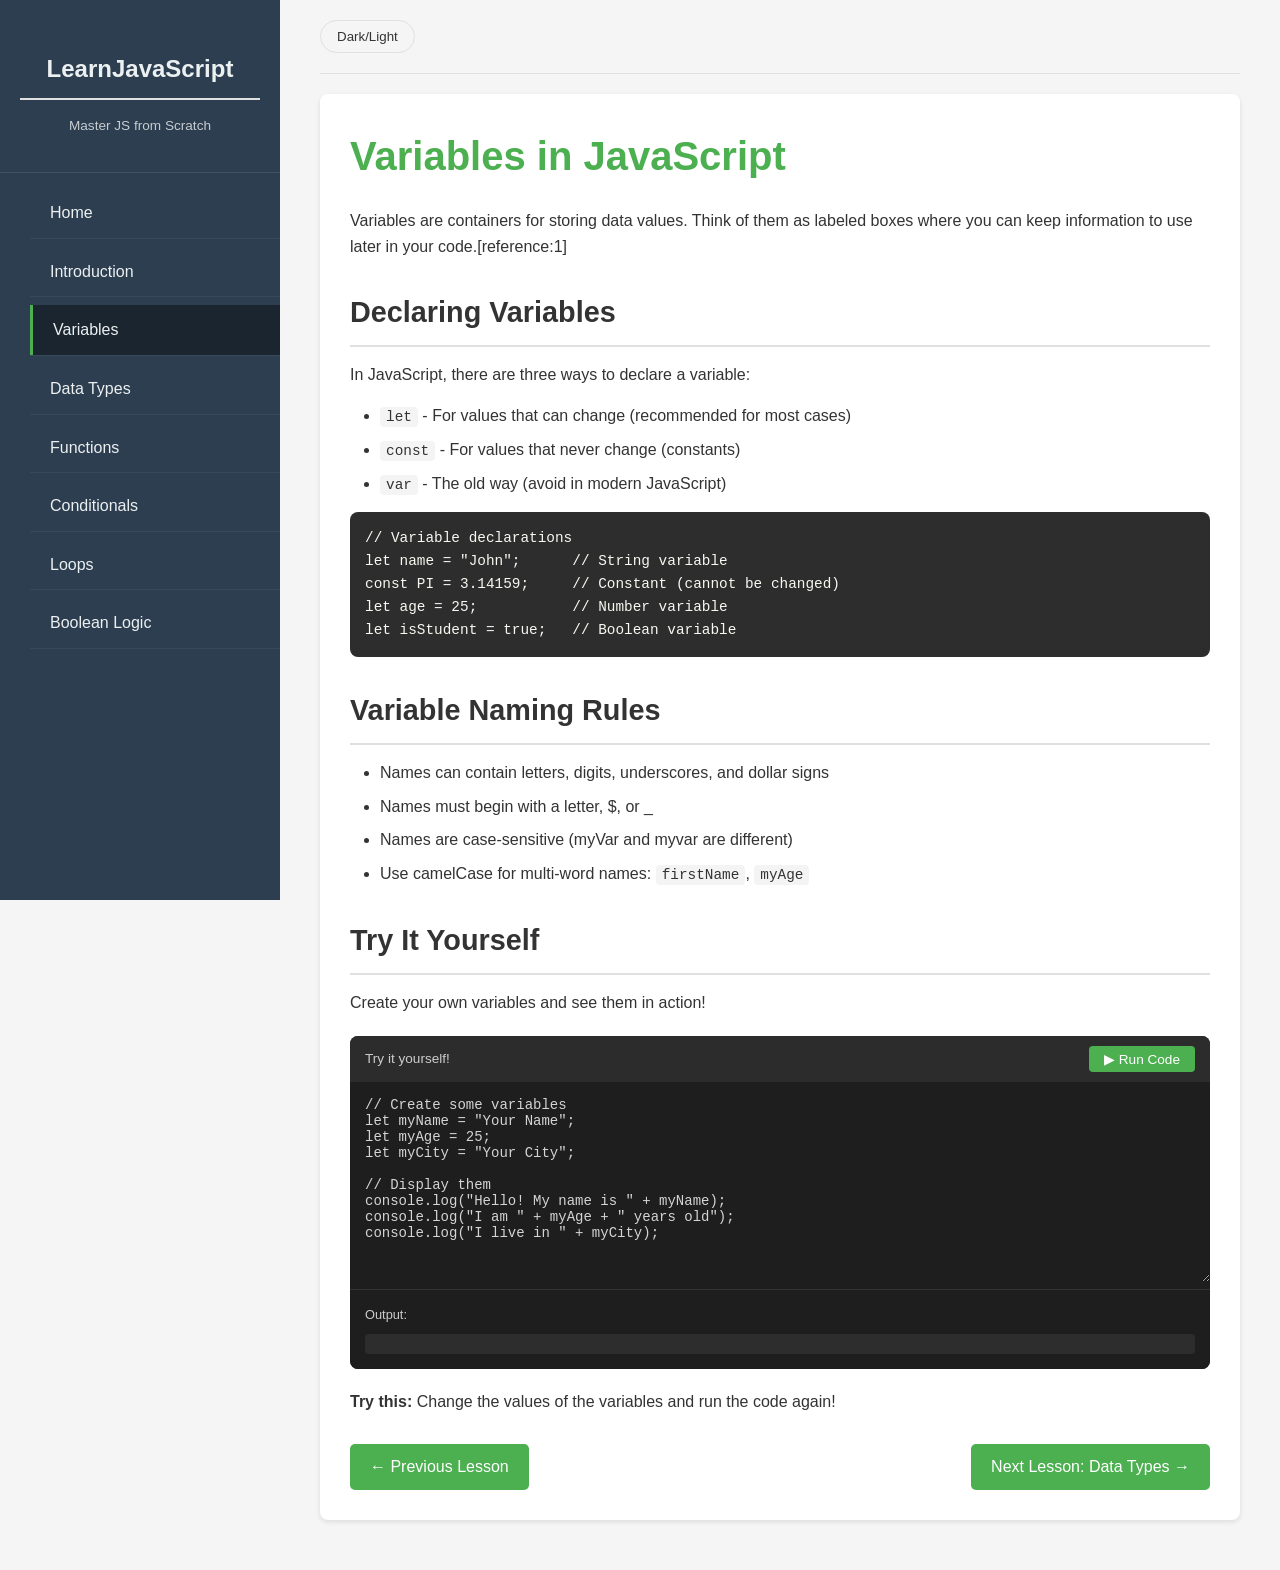
<file: jslearner/Main Menu/variables.html>
<!DOCTYPE html>
<html lang="en">
<head>
    <meta charset="UTF-8">
    <meta name="viewport" content="width=device-width, initial-scale=1.0">
    <title>Variables - LearnJavaScript</title>
    <link rel="stylesheet" href="styles.css">
</head>
<body>
    <div class="container">
        <aside class="sidebar">
            <div class="sidebar-header">
                <h2>LearnJavaScript</h2>
                <p>Master JS from Scratch</p>
            </div>
            <ul class="nav-links">
                <li><a href="index.html" class="active">Home</a></li>
                <li><a href="intro.html">Introduction</a></li>
                <li><a href="variables.html">Variables</a></li>
                <li><a href="datatypes.html">Data Types</a></li>
                <li><a href="functions.html">Functions</a></li>
                <li><a href="conditionals.html">Conditionals</a></li>
                <li><a href="loops.html">Loops</a></li>
                <li><a href="booleans.html">Boolean Logic</a></li>
            </ul>
        </aside>

        <main class="main-content">
            <div class="top-bar">
                <button class="mobile-menu-btn" id="mobileMenuBtn">☰</button>
                <button class="theme-toggle" id="themeToggle">Dark/Light</button>
            </div>

            <div class="content-card">
                <h1>Variables in JavaScript</h1>
                <p>Variables are containers for storing data values. Think of them as labeled boxes where you can keep information to use later in your code.[reference:1]</p>

                <h2>Declaring Variables</h2>
                <p>In JavaScript, there are three ways to declare a variable:</p>
                <ul>
                    <li><code class="inline-code">let</code> - For values that can change (recommended for most cases)</li>
                    <li><code class="inline-code">const</code> - For values that never change (constants)</li>
                    <li><code class="inline-code">var</code> - The old way (avoid in modern JavaScript)</li>
                </ul>

                <pre><code>// Variable declarations
let name = "John";      // String variable
const PI = 3.14159;     // Constant (cannot be changed)
let age = 25;           // Number variable
let isStudent = true;   // Boolean variable</code></pre>

                <h2>Variable Naming Rules</h2>
                <ul>
                    <li>Names can contain letters, digits, underscores, and dollar signs</li>
                    <li>Names must begin with a letter, $, or _</li>
                    <li>Names are case-sensitive (myVar and myvar are different)</li>
                    <li>Use camelCase for multi-word names: <code class="inline-code">firstName</code>, <code class="inline-code">myAge</code></li>
                </ul>

                <h2>Try It Yourself</h2>
                <p>Create your own variables and see them in action!</p>

                <div class="editor-container">
                    <div class="editor-header">
                        <span>Try it yourself!</span>
                        <button class="run-btn" onclick="runCode('editor1', 'output1')">▶ Run Code</button>
                    </div>
                    <textarea id="editor1" class="editor-textarea" placeholder="Write JavaScript code here...">// Create some variables
let myName = "Your Name";
let myAge = 25;
let myCity = "Your City";

// Display them
console.log("Hello! My name is " + myName);
console.log("I am " + myAge + " years old");
console.log("I live in " + myCity);</textarea>
                    <div class="output-area">
                        <div class="output-label">Output:</div>
                        <div id="output1" class="output-content"></div>
                    </div>
                </div>

                <p><strong>Try this:</strong> Change the values of the variables and run the code again!</p>

                <div style="margin-top: 30px; display: flex; justify-content: space-between;">
                    <a href="intro.html" class="btn">← Previous Lesson</a>
                    <a href="datatypes.html" class="btn">Next Lesson: Data Types →</a>
                </div>
            </div>
        </main>
    </div>

    <script src="script.js"></script>
</body>
</html>
</file>
<file: jslearner/Main Menu/styles.css>
/* styles.css - Main stylesheet for LearnJavaScript platform */

/* ===== CSS Variables ===== */
:root {
    --bg-body: #f5f5f5;
    --bg-sidebar: #2c3e50;
    --bg-sidebar-hover: #1a252f;
    --bg-content: #ffffff;
    --bg-code: #f4f4f4;
    --bg-editor: #1e1e1e;
    --text-primary: #333333;
    --text-secondary: #666666;
    --text-sidebar: #ecf0f1;
    --text-sidebar-hover: #ffffff;
    --border-color: #e0e0e0;
    --accent-color: #4CAF50;
    --accent-hover: #45a049;
    --button-bg: #4CAF50;
    --button-hover: #45a049;
    --shadow: 0 2px 5px rgba(0,0,0,0.1);
    --code-bg: #2d2d2d;
    --code-color: #f8f8f2;
}

body.dark {
    --bg-body: #1a1a2e;
    --bg-sidebar: #16213e;
    --bg-sidebar-hover: #0f3460;
    --bg-content: #16213e;
    --bg-code: #2a2a3b;
    --text-primary: #e0e0e0;
    --text-secondary: #b0b0b0;
    --text-sidebar: #e0e0e0;
    --border-color: #2a2a3b;
    --shadow: 0 2px 5px rgba(0,0,0,0.3);
}

* {
    margin: 0;
    padding: 0;
    box-sizing: border-box;
}

body {
    font-family: 'Segoe UI', Tahoma, Geneva, Verdana, sans-serif;
    background-color: var(--bg-body);
    color: var(--text-primary);
    line-height: 1.6;
    transition: background-color 0.3s, color 0.3s;
}

.container {
    display: flex;
    min-height: 100vh;
}

.sidebar {
    width: 280px;
    background-color: var(--bg-sidebar);
    color: var(--text-sidebar);
    position: fixed;
    height: 100vh;
    overflow-y: auto;
    transition: transform 0.3s ease;
    z-index: 1000;
}

.sidebar-header {
    padding: 20px;
    text-align: center;
    border-bottom: 1px solid rgba(255,255,255,0.1);
}

.sidebar-header h2 {
    font-size: 1.5rem;
}

.sidebar-header p {
    font-size: 0.85rem;
    opacity: 0.8;
}

.nav-links {
    list-style: none;
    padding: 0;
}

.nav-links li {
    border-bottom: 1px solid rgba(255,255,255,0.05);
}

.nav-links a {
    display: block;
    padding: 12px 20px;
    color: var(--text-sidebar);
    text-decoration: none;
    transition: background 0.3s;
}

.nav-links a:hover,
.nav-links a.active {
    background-color: var(--bg-sidebar-hover);
    border-left: 3px solid var(--accent-color);
}

.main-content {
    flex: 1;
    margin-left: 280px;
    padding: 20px 40px;
}

.top-bar {
    display: flex;
    justify-content: space-between;
    align-items: center;
    padding-bottom: 20px;
    margin-bottom: 20px;
    border-bottom: 1px solid var(--border-color);
}

.mobile-menu-btn {
    display: none;
    background: none;
    border: none;
    font-size: 1.5rem;
    cursor: pointer;
    color: var(--text-primary);
}

.theme-toggle {
    background: none;
    border: 1px solid var(--border-color);
    padding: 8px 16px;
    border-radius: 20px;
    cursor: pointer;
    color: var(--text-primary);
    transition: all 0.3s;
}

.theme-toggle:hover {
    background-color: var(--accent-color);
    color: white;
    border-color: var(--accent-color);
}

.content-card {
    background-color: var(--bg-content);
    border-radius: 8px;
    padding: 30px;
    margin-bottom: 30px;
    box-shadow: var(--shadow);
}

h1 {
    font-size: 2.5rem;
    margin-bottom: 20px;
    color: var(--accent-color);
}

h2 {
    font-size: 1.8rem;
    margin-top: 30px;
    margin-bottom: 15px;
    padding-bottom: 10px;
    border-bottom: 2px solid var(--border-color);
}

h3 {
    font-size: 1.3rem;
    margin-top: 20px;
    margin-bottom: 10px;
}

p {
    margin-bottom: 15px;
}

pre {
    background-color: var(--code-bg);
    color: var(--code-color);
    padding: 15px;
    border-radius: 8px;
    overflow-x: auto;
    margin: 15px 0;
}

code {
    font-family: 'Courier New', monospace;
    font-size: 0.9rem;
}

.inline-code {
    background-color: var(--bg-code);
    padding: 2px 6px;
    border-radius: 4px;
    font-family: 'Courier New', monospace;
    font-size: 0.9em;
}

.editor-container {
    background-color: var(--bg-editor);
    border-radius: 8px;
    margin: 20px 0;
    overflow: hidden;
}

.editor-header {
    background-color: #2c2c2c;
    padding: 10px 15px;
    display: flex;
    justify-content: space-between;
    align-items: center;
}

.editor-header span {
    color: #ccc;
    font-size: 0.85rem;
}

.run-btn {
    background-color: var(--accent-color);
    color: white;
    border: none;
    padding: 5px 15px;
    border-radius: 4px;
    cursor: pointer;
    font-size: 0.85rem;
    transition: background 0.3s;
}

.run-btn:hover {
    background-color: var(--accent-hover);
}

.editor-textarea {
    width: 100%;
    min-height: 200px;
    background-color: #1e1e1e;
    color: #d4d4d4;
    border: none;
    padding: 15px;
    font-family: 'Courier New', monospace;
    font-size: 14px;
    resize: vertical;
    outline: none;
}

.output-area {
    background-color: #1e1e1e;
    border-top: 1px solid #333;
    padding: 15px;
}

.output-label {
    color: #ccc;
    font-size: 0.8rem;
    margin-bottom: 8px;
}

.output-content {
    background-color: #2d2d2d;
    padding: 10px;
    border-radius: 4px;
    font-family: 'Courier New', monospace;
    font-size: 0.9rem;
    white-space: pre-wrap;
    word-wrap: break-word;
}

.btn {
    display: inline-block;
    background-color: var(--accent-color);
    color: white;
    padding: 10px 20px;
    border-radius: 5px;
    text-decoration: none;
    transition: background 0.3s;
    border: none;
    cursor: pointer;
    font-size: 1rem;
}

.btn:hover {
    background-color: var(--accent-hover);
}

.btn-large {
    padding: 15px 30px;
    font-size: 1.1rem;
}

.course-grid {
    display: grid;
    grid-template-columns: repeat(auto-fit, minmax(300px, 1fr));
    gap: 20px;
    margin: 30px 0;
}

.course-card {
    background-color: var(--bg-content);
    border-radius: 8px;
    padding: 20px;
    box-shadow: var(--shadow);
    transition: transform 0.3s;
}

.course-card:hover {
    transform: translateY(-5px);
}

.course-card h3 {
    color: var(--accent-color);
    margin-top: 0;
}

.course-card p {
    margin: 10px 0;
}

ul, ol {
    margin: 15px 0 15px 30px;
}

li {
    margin: 8px 0;
}

/* ===== Responsive Design ===== */
@media (max-width: 768px) {
    .sidebar {
        transform: translateX(-100%);
    }
    
    .sidebar.open {
        transform: translateX(0);
    }
    
    .main-content {
        margin-left: 0;
        padding: 20px;
    }
    
    .mobile-menu-btn {
        display: block;
    }
    
    .content-card {
        padding: 20px;
    }
    
    h1 {
        font-size: 2rem;
    }
    
    h2 {
        font-size: 1.5rem;
    }
    
    .course-grid {
        grid-template-columns: 1fr;
    }
}
</file>
